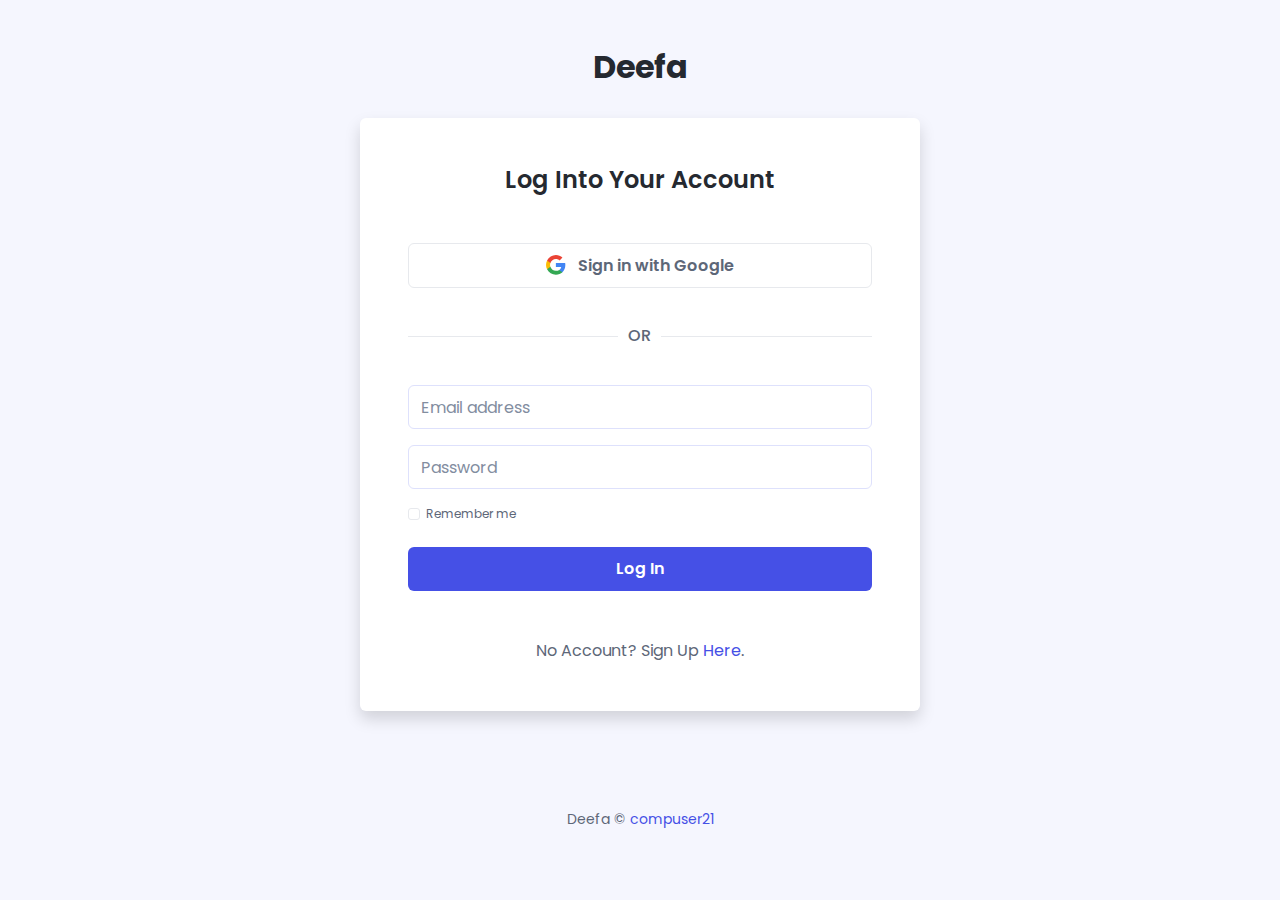
<file: login.html>
<!DOCTYPE html>
<html lang="en"> 
<head>
    <title>Deefa - Login</title>
    
    <!-- Meta -->
    <meta charset="utf-8">
    <meta http-equiv="X-UA-Compatible" content="IE=edge">
    <meta name="viewport" content="width=device-width, initial-scale=1.0">
    <meta name="description" content="">
    <link rel="shortcut icon" href="favicon.ico"> 
    
    <!-- Google Font -->
    <link href="https://fonts.googleapis.com/css?family=Poppins:300,400,500,600,700&display=swap" rel="stylesheet">
    
    <!-- FontAwesome JS-->
    <script defer src="assets/fontawesome/js/all.min.js"></script>

    <!-- Theme CSS -->  
    <link id="theme-style" rel="stylesheet" href="assets/css/theme.css">

</head> 



<body class="p-0 theme-bg-light">    
    
    <section class="auth-section login-section text-center py-5">
	    <div class="container">
		    <div class="site-logo mb-4"><a class="navbar-brand me-0" href="index.html"><h2 class="logo-text">Deefa</h2></a></div> 
		     
		    <div class="auth-wrapper mx-auto shadow p-5 rounded">

				<h2 class="auth-heading text-center mb-5">Log Into Your Account</h2>
				
				<div class="social-auth text-center mx-auto">                        
					<ul class="social-buttons list-unstyled">
						<li class="mb-3">
							<a href="#" class="btn btn-social w-100">
								<span class="icon-holder"><img src="assets/images/social/google-logo.svg" alt=""></span>
								<span class="btn-text">Sign in with Google</span>
							</a>
						</li>
					</ul>
				</div>
				
				<div class="divider my-5">
					<span class="or-text">OR</span>
				</div>

				<div class="auth-form-container text-start mx-auto">
					<form class="auth-form login-form">         
						<div class="email mb-3">
							<label class="sr-only" for="signin-email">Email</label>
							<input id="signin-email" name="signin-email" type="email" class="form-control signin-email" placeholder="Email address" required="required">
						</div>
						<div class="password mb-3">
							<label class="sr-only" for="signin-password">Password</label>
							<input id="signin-password" name="signin-password" type="password" class="form-control signin-password" placeholder="Password" required="required">
							<div class="extra mt-3 row justify-content-between">
								<div class="col-6">
									<div class="form-check">
										<input class="form-check-input" type="checkbox" value="" id="RememberPassword">
										<label class="form-check-label" for="RememberPassword">
										Remember me
										</label>
									</div>
								</div>
								<div class="col-6">
								</div>
							</div>
						</div>
						<div class="text-center">
							<button type="submit" class="btn btn-primary w-100 theme-btn mx-auto">Log In</button>
						</div>
					</form>
					
					<div class="auth-option text-center pt-5">No Account? Sign Up <a class="text-link" href="signup.html" >Here</a>.</div>
				</div>
				
			</div>
	    </div>
    </section>

    <footer class="footer auth-footer py-5">
	    <div class="footer-bottom text-center">
	        <small class="copyright">Deefa &copy; <a class="text-link" href="https://github.com/compuser21" target="_blank">compuser21</a></small>
	    </div>
    </footer>
       
    <!-- Javascript --> 
    <script src="assets/plugins/popper.min.js"></script>
    <script src="assets/plugins/bootstrap/js/bootstrap.min.js"></script>  

    


</body>
</html>
</file>
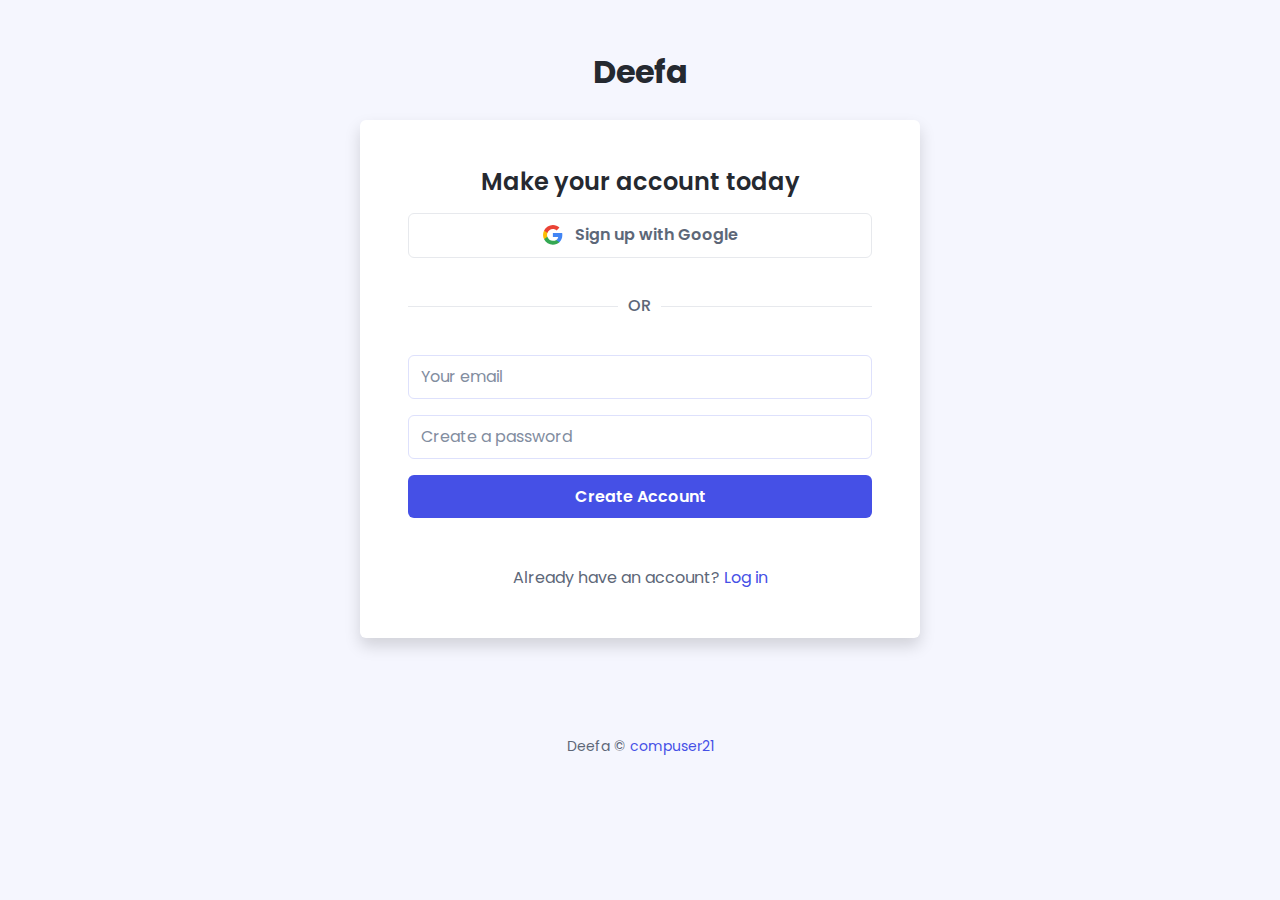
<file: signup.html>
<!DOCTYPE html>
<html lang="en"> 
<head>
    <title>Deefa - Sign Up</title>
    
    <!-- Meta -->
    <meta charset="utf-8">
    <meta http-equiv="X-UA-Compatible" content="IE=edge">
    <meta name="viewport" content="width=device-width, initial-scale=1.0">
    <meta name="description" content="">
    <link rel="shortcut icon" href="favicon.ico"> 
    
    <!-- Google Font -->
    <link href="https://fonts.googleapis.com/css?family=Poppins:300,400,500,600,700&display=swap" rel="stylesheet">
    
    <!-- FontAwesome JS-->
    <script defer src="assets/fontawesome/js/all.min.js"></script>

    <!-- Theme CSS -->  
    <link id="theme-style" rel="stylesheet" href="assets/css/theme.css">

</head> 


<body class="p-0 theme-bg-light">    
    
    <section class="auth-section signup-section text-center py-5">
	    <div class="container">
		    <div class="site-logo mb-4"><a class="navbar-brand me-0" href="index.html"><span class="logo-text">Deefa</span></a></div> 
		     
		    <div class="auth-wrapper mx-auto shadow p-5 rounded">

				<h2 class="auth-heading text-center mb-3">Make your account today</h2>
				<div class="social-auth text-center mx-auto">                        
					<ul class="social-buttons list-unstyled">
						<li class="mb-3">
							<a href="#" class="btn btn-social w-100">
								<span class="icon-holder"><img src="assets/images/social/google-logo.svg" alt=""></span>
								<span class="btn-text">Sign up with Google</span>
							</a>
						</li>
					</ul>
				</div>
				
				<div class="divider my-5">
					<span class="or-text">OR</span>
				</div>

				<div class="auth-form-container text-start mx-auto">
					<form class="auth-form auth-signup-form">         
						
						<div class="email mb-3">
							<label class="sr-only" for="signup-email">Your Email</label>
							<input id="signup-email" name="signup-email" type="email" class="form-control signup-email" placeholder="Your email" required="required">
						</div>
						<div class="password mb-3">
							<label class="sr-only" for="signup-password">Password</label>
							<input id="signup-password" name="signup-password" type="password" class="form-control signup-password" placeholder="Create a password" required="required">
						</div>
						<div class="text-center">
							<button type="submit" class="btn btn-primary w-100 theme-btn mx-auto">Create Account</button>
						</div>
					</form>
					
					<div class="auth-option text-center pt-5">Already have an account? <a class="text-link" href="login.html" >Log in</a></div>
				</div>
				
			</div>
	    </div>
    </section>

    <footer class="footer auth-footer py-5">
	    <div class="footer-bottom text-center">
	        <small class="copyright">Deefa &copy; <a class="text-link" href="https://github.com/compuser21" target="_blank">compuser21</a></small>
	    </div>
    </footer>
       
    <!-- Javascript -->          
    <script src="assets/plugins/popper.min.js"></script>
    <script src="assets/plugins/bootstrap/js/bootstrap.min.js"></script>  

    


</body>
</html>
</file>
